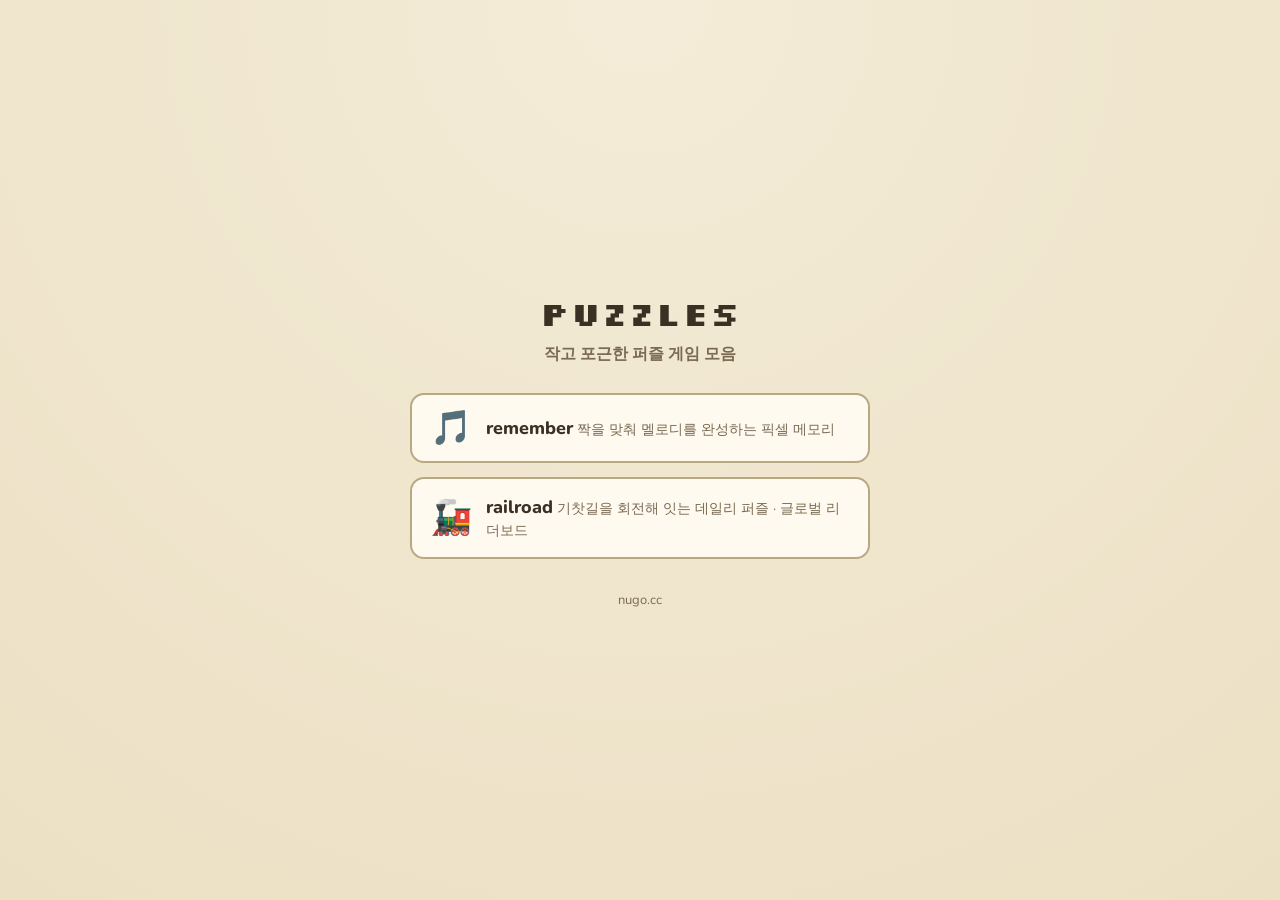
<file: index.html>
<!DOCTYPE html>
<html lang="ko">
  <head>
    <meta charset="UTF-8" />
    <meta name="viewport" content="width=device-width, initial-scale=1.0, viewport-fit=cover" />
    <meta name="theme-color" content="#f4ecd8" />
    <title>puzzles · nugo</title>
    <link rel="preconnect" href="https://fonts.googleapis.com" />
    <link rel="preconnect" href="https://fonts.gstatic.com" crossorigin />
    <link
      href="https://fonts.googleapis.com/css2?family=Silkscreen:wght@400;700&family=Nunito:wght@600;800&display=swap"
      rel="stylesheet"
    />
    <style>
      :root {
        --bg: #f4ecd8;
        --bg-2: #ece0c4;
        --ink: #3b3024;
        --ink-soft: #7a6a52;
        --card-back: #b9a983;
        --card-face: #fffaf0;
        --accent: #e07a5f;
      }
      * { box-sizing: border-box; }
      html, body { margin: 0; height: 100%; }
      body {
        font-family: 'Nunito', system-ui, sans-serif;
        color: var(--ink);
        background: radial-gradient(circle at 50% 0%, var(--bg) 0%, var(--bg-2) 100%);
        display: grid;
        place-items: center;
        padding: 24px;
      }
      main { width: 100%; max-width: 460px; text-align: center; }
      h1 {
        font-family: 'Silkscreen', monospace;
        font-size: clamp(22px, 8vw, 34px);
        letter-spacing: 1px;
        margin: 0 0 8px;
      }
      .tagline { color: var(--ink-soft); font-weight: 600; margin: 0 0 28px; }
      .games { display: grid; gap: 14px; }
      a.game {
        display: flex;
        align-items: center;
        gap: 14px;
        text-decoration: none;
        color: var(--ink);
        background: var(--card-face);
        border: 2px solid var(--card-back);
        border-radius: 14px;
        padding: 16px 18px;
        transition: border-color 0.15s ease, transform 0.1s ease;
      }
      a.game:hover { border-color: var(--accent); transform: translateY(-2px); }
      .emoji { font-size: 34px; line-height: 1; }
      .meta { text-align: left; }
      .meta .name { font-weight: 800; font-size: 18px; }
      .meta .desc { color: var(--ink-soft); font-size: 14px; }
      footer { margin-top: 32px; color: var(--ink-soft); font-size: 13px; }
    </style>
  </head>
  <body>
    <main>
      <h1>puzzles</h1>
      <p class="tagline">작고 포근한 퍼즐 게임 모음</p>
      <div class="games">
        <a class="game" href="./remember/">
          <span class="emoji">🎵</span>
          <span class="meta">
            <span class="name">remember</span>
            <span class="desc">짝을 맞춰 멜로디를 완성하는 픽셀 메모리</span>
          </span>
        </a>
        <a class="game" href="./railroad/">
          <span class="emoji">🚂</span>
          <span class="meta">
            <span class="name">railroad</span>
            <span class="desc">기찻길을 회전해 잇는 데일리 퍼즐 · 글로벌 리더보드</span>
          </span>
        </a>
      </div>
      <footer>nugo.cc</footer>
    </main>
  </body>
</html>
</file>
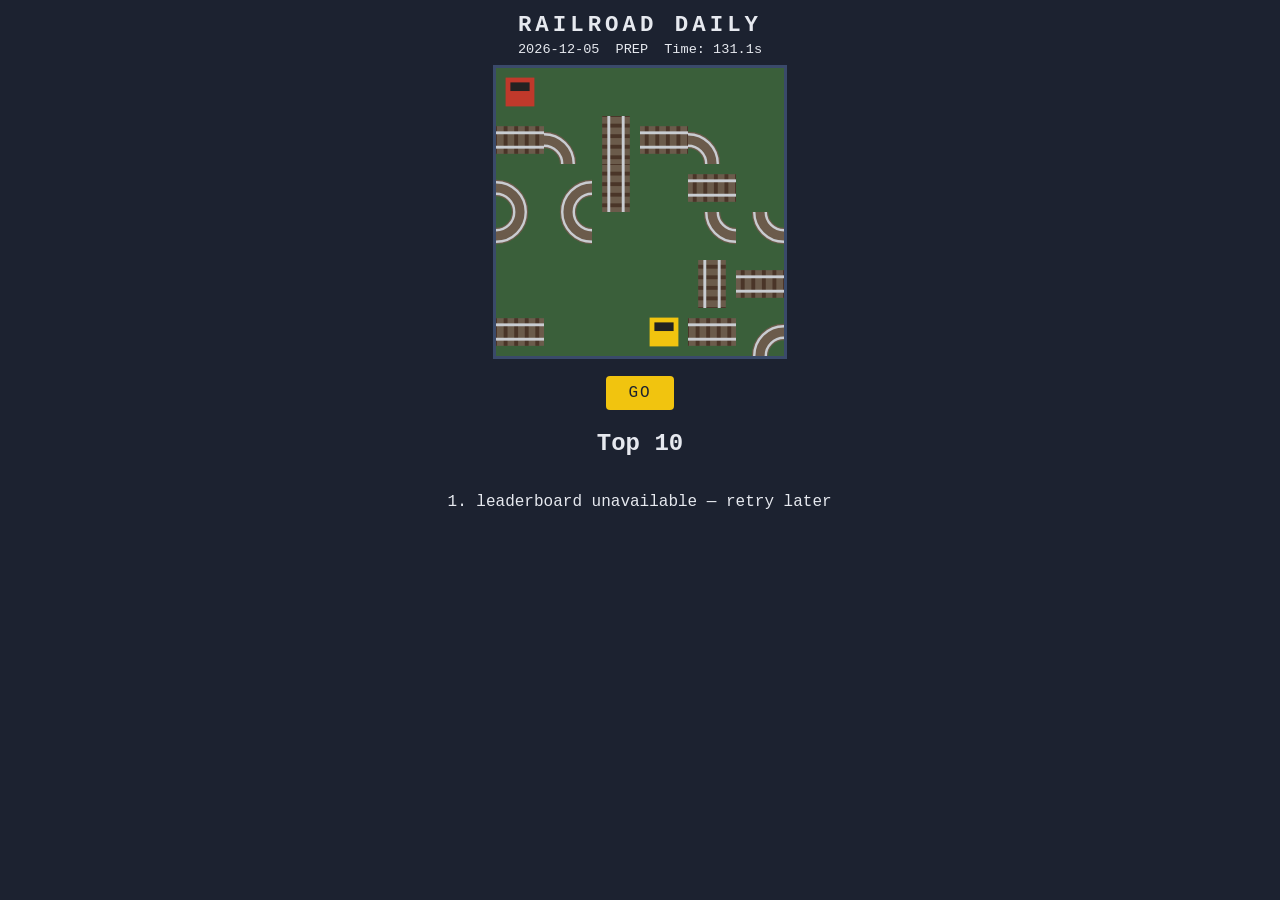
<file: railroad/index.html>
<!DOCTYPE html>
<html lang="ko">
<head>
  <meta charset="UTF-8" />
  <meta name="viewport" content="width=device-width, initial-scale=1, maximum-scale=1" />
  <title>Railroad Daily</title>
  <link rel="stylesheet" href="style.css" />
</head>
<body>
  <header>
    <h1>RAILROAD DAILY</h1>
    <div id="hud">
      <span id="date"></span>
      <span id="moves">Moves: 0 / 0</span>
      <span id="timer">Time: 0.0s</span>
    </div>
  </header>
  <main>
    <canvas id="board"></canvas>
    <div id="controls">
      <button id="go">GO</button>
      <button id="retry" hidden>RETRY</button>
    </div>
    <section id="result" hidden></section>
    <section id="leaderboard"><h2>Top 10</h2><ol id="lb-list"></ol></section>
  </main>
  <!-- Leaderboard API base. Empty = same-origin (local dev via wrangler dev).
       The GitHub Pages deploy overrides this with the deployed Worker URL. -->
  <script>window.RAILROAD_API_BASE = 'https://railroad.yeonsh.workers.dev';</script>
  <script type="module" src="main.js"></script>
</body>
</html>
</file>
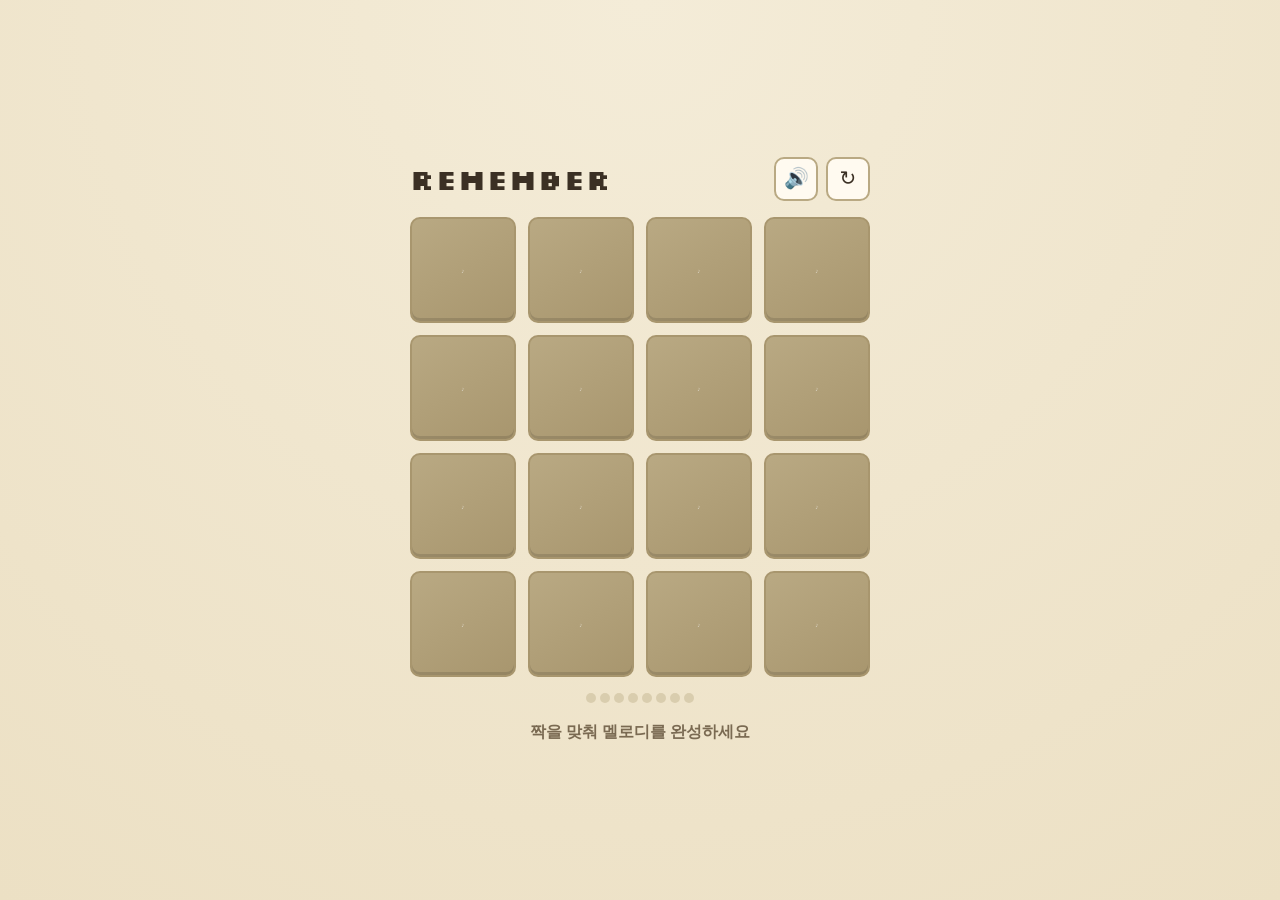
<file: remember/index.html>
<!DOCTYPE html>
<html lang="ko">
  <head>
    <meta charset="UTF-8" />
    <meta name="viewport" content="width=device-width, initial-scale=1.0, viewport-fit=cover" />
    <meta name="theme-color" content="#f4ecd8" />
    <title>remember — 픽셀 멜로디 메모리</title>
    <link rel="preconnect" href="https://fonts.googleapis.com" />
    <link rel="preconnect" href="https://fonts.gstatic.com" crossorigin />
    <link
      href="https://fonts.googleapis.com/css2?family=Silkscreen:wght@400;700&family=Nunito:wght@600;800&display=swap"
      rel="stylesheet"
    />
    <script type="module" crossorigin src="./assets/index-BLQKYVFB.js"></script>
    <link rel="stylesheet" crossorigin href="./assets/index-BEbpZvBK.css">
  </head>
  <body>
    <div id="app"></div>
  </body>
</html>
</file>
<file: railroad/style.css>
* { box-sizing: border-box; }
body {
  margin: 0; font-family: 'Courier New', monospace;
  background: #1c2230; color: #e6e9ef; text-align: center;
}
h1 { letter-spacing: 4px; font-size: 1.4rem; margin: 12px 0 4px; }
#hud { display: flex; gap: 16px; justify-content: center; font-size: 0.85rem; margin-bottom: 8px; }
canvas { image-rendering: pixelated; border: 3px solid #3a4a6a; background: #3a5f3a; touch-action: manipulation; }
#controls { margin: 12px; }
button {
  font-family: inherit; font-size: 1rem; padding: 8px 22px; cursor: pointer;
  background: #f1c40f; color: #1c2230; border: none; border-radius: 4px; letter-spacing: 2px;
}
button:disabled { opacity: 0.4; cursor: default; }
#result { font-size: 1.1rem; margin: 12px; }
#leaderboard ol { display: inline-block; text-align: left; padding-left: 28px; }
</file>
<file: remember/assets/index-BEbpZvBK.css>
:root{--bg: #f4ecd8;--bg-2: #ece0c4;--ink: #3b3024;--ink-soft: #7a6a52;--card-back: #b9a983;--card-back-2: #a8966e;--card-face: #fffaf0;--accent: #e07a5f;--good: #81b29a;--font-display: "Silkscreen", "Courier New", monospace;--font-body: "Nunito", system-ui, sans-serif;--s-1: 4px;--s-2: 8px;--s-3: 12px;--s-4: 16px;--s-5: 24px;--s-6: 32px;--radius: 10px;--flip-ms: .2s;--reaction-ms: .4s;--board-max: 460px}*{box-sizing:border-box}html,body{margin:0;height:100%}body{font-family:var(--font-body);color:var(--ink);background:radial-gradient(circle at 50% 0%,var(--bg) 0%,var(--bg-2) 100%);display:grid;place-items:center;padding:env(safe-area-inset-top) var(--s-4) env(safe-area-inset-bottom)}#app{width:100%;max-width:var(--board-max)}.topbar{display:flex;align-items:center;justify-content:space-between;margin-bottom:var(--s-4)}.title{font-family:var(--font-display);font-size:clamp(18px,6vw,28px);letter-spacing:1px;margin:0;color:var(--ink)}.controls{display:flex;gap:var(--s-2)}.icon-btn{font:inherit;font-size:20px;line-height:1;width:44px;height:44px;border:2px solid var(--card-back);background:var(--card-face);border-radius:var(--radius);color:var(--ink);cursor:pointer;display:grid;place-items:center}.icon-btn:hover{border-color:var(--accent)}.board{display:grid;grid-template-columns:repeat(4,1fr);gap:clamp(6px,2.5vw,12px);width:100%}.card{font:inherit;padding:0;border:0;background:none;cursor:pointer;aspect-ratio:1 / 1;min-width:44px;position:relative;perspective:600px}.card-inner{position:absolute;top:0;right:0;bottom:0;left:0;transform-style:preserve-3d;transition:transform var(--flip-ms) ease}.card.up .card-inner,.card.solved .card-inner{transform:rotateY(180deg)}.face{position:absolute;top:0;right:0;bottom:0;left:0;backface-visibility:hidden;border-radius:var(--radius);display:grid;place-items:center;overflow:hidden}.face-back{background:linear-gradient(150deg,var(--card-back) 0%,var(--card-back-2) 100%);border:2px solid var(--card-back-2);box-shadow:inset 0 -3px #0000001f}.face-back:after{content:"♪";font-family:var(--font-display);color:#ffffff8c;font-size:40%}.face-front{transform:rotateY(180deg);background:var(--card-face);border:2px solid var(--card-back)}.face-front img{width:100%;height:100%;object-fit:contain;image-rendering:pixelated}.placeholder{width:100%;height:100%;display:grid;place-items:center;font-size:clamp(22px,9vw,44px)}@keyframes wobble{0%,to{transform:translateY(0) rotate(-1deg)}50%{transform:translateY(-2px) rotate(1deg)}}.card:not(.up):not(.solved) .card-inner{animation:wobble 2.6s ease-in-out infinite;will-change:transform}.board.resolving .card:not(.up):not(.solved) .card-inner{animation-play-state:paused}@keyframes pop{0%{transform:rotateY(180deg) scale(1)}40%{transform:rotateY(180deg) scale(1.12)}to{transform:rotateY(180deg) scale(1)}}.card.solved .card-inner{animation:pop var(--reaction-ms) ease}.card.solved .face-front{border-color:var(--good);box-shadow:0 0 0 3px #81b29a80}.card:focus-visible,.icon-btn:focus-visible{outline:3px solid var(--accent);outline-offset:2px}.melody{display:flex;gap:var(--s-1);justify-content:center;margin-top:var(--s-4);min-height:16px}.note-dot{width:10px;height:10px;border-radius:50%;background:var(--card-back);opacity:.4;transition:opacity .2s ease,background .2s ease,transform .2s ease}.note-dot.filled{background:var(--accent);opacity:1;transform:scale(1.15)}.hint{text-align:center;color:var(--ink-soft);font-weight:600;margin-top:var(--s-3);min-height:1.2em;transition:opacity .5s ease}.hint.hide{opacity:0;pointer-events:none}.particle{position:absolute;width:8px;height:8px;border-radius:50%;background:var(--accent);pointer-events:none;left:50%;top:50%;animation:burst var(--reaction-ms) ease-out forwards}@keyframes burst{to{transform:translate(var(--dx),var(--dy)) scale(0);opacity:0}}.win{position:fixed;top:0;right:0;bottom:0;left:0;display:grid;place-items:center;background:#3b30248c;opacity:0;pointer-events:none;transition:opacity .4s ease}.win.show{opacity:1;pointer-events:auto}.win-card{background:var(--bg);border:3px solid var(--card-back);border-radius:16px;padding:var(--s-6);text-align:center;max-width:320px}.win-card h2{font-family:var(--font-display);color:var(--accent);margin:0 0 var(--s-3)}.win-card p{color:var(--ink-soft);margin:0 0 var(--s-5)}.btn{font:inherit;font-weight:800;padding:var(--s-3) var(--s-5);min-height:44px;border:0;border-radius:var(--radius);background:var(--accent);color:#fff;cursor:pointer}.btn:hover{filter:brightness(1.05)}@media (prefers-reduced-motion: reduce){.card-inner{transition:none}.card:not(.up):not(.solved) .card-inner,.card.solved .card-inner{animation:none}.particle{display:none}}
</file>
